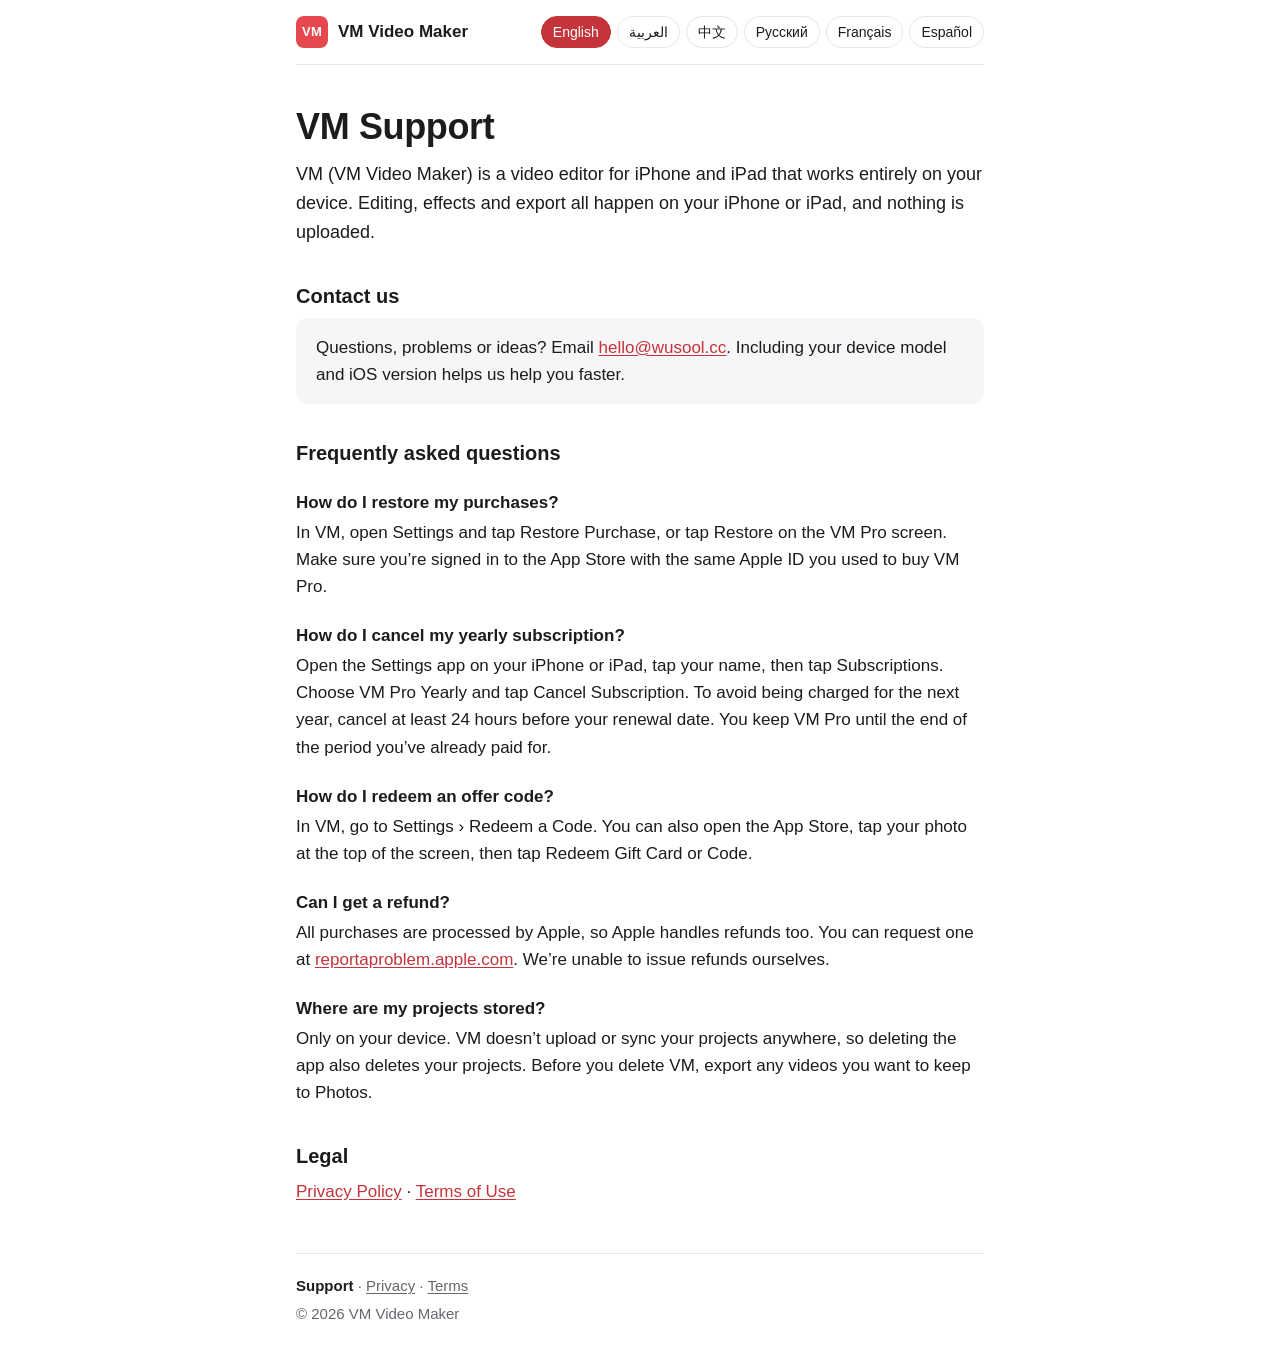
<file: index.html>
<!doctype html>
<html lang="en" dir="ltr">
<head>
<meta charset="utf-8">
<meta name="viewport" content="width=device-width, initial-scale=1">
<meta name="color-scheme" content="light dark">
<title>VM Support</title>
<meta name="description" content="Support for VM (VM Video Maker), the on-device video editor for iPhone and iPad.">
<link rel="icon" href="data:image/svg+xml,%3Csvg xmlns='http://www.w3.org/2000/svg' viewBox='0 0 32 32'%3E%3Crect width='32' height='32' rx='8' fill='%23E5484D'/%3E%3C/svg%3E">
<link rel="stylesheet" href="style.css">
</head>
<body>
<div class="wrap">
<header class="top">
  <a class="brand" href="./"><span class="mark" aria-hidden="true">VM</span><span>VM Video Maker</span></a>
  <nav class="langs" aria-label="Language" hidden>
    <button type="button" data-set-lang="en" lang="en" aria-pressed="true">English</button>
    <button type="button" data-set-lang="ar" lang="ar" aria-pressed="false">العربية</button>
    <button type="button" data-set-lang="zh" lang="zh-Hans" aria-pressed="false">中文</button>
    <button type="button" data-set-lang="ru" lang="ru" aria-pressed="false">Русский</button>
    <button type="button" data-set-lang="fr" lang="fr" aria-pressed="false">Français</button>
    <button type="button" data-set-lang="es" lang="es" aria-pressed="false">Español</button>
  </nav>
</header>

<main>

<!-- English -->
<article data-lang="en" lang="en" data-title="VM Support">
  <h1>VM Support</h1>
  <p class="lead">VM (VM Video Maker) is a video editor for iPhone and iPad that works entirely on your device. Editing, effects and export all happen on your iPhone or iPad, and nothing is uploaded.</p>

  <h2>Contact us</h2>
  <div class="card">
    <p>Questions, problems or ideas? Email <a href="mailto:hello@wusool.cc">hello@wusool.cc</a>. Including your device model and iOS version helps us help you faster.</p>
  </div>

  <h2>Frequently asked questions</h2>

  <h3>How do I restore my purchases?</h3>
  <p>In VM, open Settings and tap Restore Purchase, or tap Restore on the VM Pro screen. Make sure you’re signed in to the App Store with the same Apple ID you used to buy VM Pro.</p>

  <h3>How do I cancel my yearly subscription?</h3>
  <p>Open the Settings app on your iPhone or iPad, tap your name, then tap Subscriptions. Choose VM Pro Yearly and tap Cancel Subscription. To avoid being charged for the next year, cancel at least 24 hours before your renewal date. You keep VM Pro until the end of the period you’ve already paid for.</p>

  <h3>How do I redeem an offer code?</h3>
  <p>In VM, go to Settings › Redeem a Code. You can also open the App Store, tap your photo at the top of the screen, then tap Redeem Gift Card or Code.</p>

  <h3>Can I get a refund?</h3>
  <p>All purchases are processed by Apple, so Apple handles refunds too. You can request one at <a href="https://reportaproblem.apple.com/">reportaproblem.apple.com</a>. We’re unable to issue refunds ourselves.</p>

  <h3>Where are my projects stored?</h3>
  <p>Only on your device. VM doesn’t upload or sync your projects anywhere, so deleting the app also deletes your projects. Before you delete VM, export any videos you want to keep to Photos.</p>

  <h2>Legal</h2>
  <p><a href="privacy.html">Privacy Policy</a> · <a href="terms.html">Terms of Use</a></p>

  <footer>
    <nav><a href="./" aria-current="page">Support</a> · <a href="privacy.html">Privacy</a> · <a href="terms.html">Terms</a></nav>
    <p>© 2026 VM Video Maker</p>
  </footer>
</article>

<!-- Arabic -->
<article data-lang="ar" lang="ar" dir="rtl" data-title="دعم VM" hidden>
  <h1>دعم VM</h1>
  <p class="lead">VM (واسمه الكامل VM Video Maker) محرّر فيديو لأجهزة iPhone وiPad يعمل بالكامل على جهازك. التعديل والمؤثرات والتصدير كلها تتم على جهازك، دون رفع أي شيء.</p>

  <h2>تواصل معنا</h2>
  <div class="card">
    <p>عندك سؤال أو مشكلة أو فكرة؟ راسلنا على <a href="mailto:hello@wusool.cc" dir="ltr">hello@wusool.cc</a>. ذِكر طراز جهازك وإصدار iOS يساعدنا على مساعدتك بشكل أسرع.</p>
  </div>

  <h2>الأسئلة الشائعة</h2>

  <h3>كيف أستعيد مشترياتي؟</h3>
  <p>في VM، افتح الإعدادات واضغط «استعادة الشراء»، أو استخدم زر الاستعادة في شاشة VM Pro. تأكّد أنك مسجّل الدخول في App Store بنفس Apple ID الذي اشتريت به VM Pro.</p>

  <h3>كيف ألغي الاشتراك السنوي؟</h3>
  <p>افتح تطبيق الإعدادات في iPhone أو iPad، واضغط على اسمك، ثم «الاشتراكات». اختر VM Pro Yearly واضغط «إلغاء الاشتراك». لتجنّب الخصم عن السنة التالية، ألغِ الاشتراك قبل موعد التجديد بـ 24 ساعة على الأقل. يبقى VM Pro متاحاً لك حتى نهاية المدة التي دفعت ثمنها.</p>

  <h3>كيف أستخدم رمز عرض؟</h3>
  <p>في VM، اذهب إلى الإعدادات › «استرداد رمز». ويمكنك أيضاً فتح App Store، والضغط على صورتك أعلى الشاشة، ثم «استرداد بطاقة هدايا أو رمز».</p>

  <h3>هل يمكنني استرجاع المبلغ؟</h3>
  <p>تتم جميع عمليات الشراء عبر Apple، لذا تتولى Apple طلبات الاسترجاع أيضاً. يمكنك تقديم طلب من <a href="https://reportaproblem.apple.com/" dir="ltr">reportaproblem.apple.com</a>. لا نستطيع إصدار استرجاع بأنفسنا.</p>

  <h3>أين تُحفظ مشاريعي؟</h3>
  <p>على جهازك فقط. لا يرفع VM مشاريعك ولا يزامنها مع أي مكان، لذلك يؤدي حذف التطبيق إلى حذف مشاريعك أيضاً. قبل حذف VM، صدّر الفيديوهات التي تريد الاحتفاظ بها إلى تطبيق الصور.</p>

  <h2>معلومات قانونية</h2>
  <p><a href="privacy.html">سياسة الخصوصية</a> · <a href="terms.html">شروط الاستخدام</a></p>

  <footer>
    <nav><a href="./" aria-current="page">الدعم</a> · <a href="privacy.html">الخصوصية</a> · <a href="terms.html">الشروط</a></nav>
    <p>© 2026 VM Video Maker</p>
  </footer>
</article>

<!-- Simplified Chinese -->
<article data-lang="zh" lang="zh-Hans" data-title="VM 支持" hidden>
  <h1>VM 支持</h1>
  <p class="lead">VM（全称 VM Video Maker）是一款适用于 iPhone 和 iPad 的视频编辑 App，完全在你的设备上运行。剪辑、特效和导出都在你的 iPhone 或 iPad 上完成，不会上传任何内容。</p>

  <h2>联系我们</h2>
  <div class="card">
    <p>有疑问、遇到问题或有好点子？请发邮件至 <a href="mailto:hello@wusool.cc">hello@wusool.cc</a>。附上你的设备型号和 iOS 版本，有助于我们更快地帮你解决问题。</p>
  </div>

  <h2>常见问题</h2>

  <h3>如何恢复购买？</h3>
  <p>在 VM 中打开“设置”，点按“恢复购买”；也可以在 VM Pro 页面点按“恢复”。请确认 App Store 登录的是你购买 VM Pro 时使用的 Apple ID。</p>

  <h3>如何取消年度订阅？</h3>
  <p>在 iPhone 或 iPad 上打开“设置”App，点按你的名字，然后点按“订阅”。选择 VM Pro Yearly，再点按“取消订阅”。为避免被收取下一年的费用，请至少在续订日期前 24 小时取消。取消后，你仍可使用 VM Pro，直到已付费的期限结束。</p>

  <h3>如何兑换优惠码？</h3>
  <p>在 VM 中前往“设置” › “兑换代码”。也可以打开 App Store，点按屏幕顶部你的头像，然后点按“兑换充值卡或代码”。</p>

  <h3>可以退款吗？</h3>
  <p>所有购买均由 Apple 处理，因此退款也由 Apple 负责。你可以在 <a href="https://reportaproblem.apple.com/">reportaproblem.apple.com</a> 申请退款。我们无法直接为你办理退款。</p>

  <h3>我的项目保存在哪里？</h3>
  <p>只保存在你的设备上。VM 不会将你的项目上传或同步到任何地方，因此删除 App 也会同时删除你的项目。删除 VM 之前，请先把想保留的视频导出到“照片”。</p>

  <h2>法律信息</h2>
  <p><a href="privacy.html">隐私政策</a> · <a href="terms.html">使用条款</a></p>

  <footer>
    <nav><a href="./" aria-current="page">支持</a> · <a href="privacy.html">隐私</a> · <a href="terms.html">条款</a></nav>
    <p>© 2026 VM Video Maker</p>
  </footer>
</article>

<!-- Russian -->
<article data-lang="ru" lang="ru" data-title="Поддержка VM" hidden>
  <h1>Поддержка VM</h1>
  <p class="lead">VM (полное название — VM Video Maker) — видеоредактор для iPhone и iPad, который работает полностью на устройстве. Монтаж, эффекты и экспорт выполняются на вашем iPhone или iPad, и ничего никуда не загружается.</p>

  <h2>Связаться с нами</h2>
  <div class="card">
    <p>Есть вопрос, проблема или идея? Напишите нам на <a href="mailto:hello@wusool.cc">hello@wusool.cc</a>. Укажите модель устройства и версию iOS — так мы сможем помочь быстрее.</p>
  </div>

  <h2>Частые вопросы</h2>

  <h3>Как восстановить покупки?</h3>
  <p>В VM откройте «Настройки» и нажмите «Восстановить покупки» или воспользуйтесь кнопкой восстановления на экране VM Pro. Убедитесь, что вы вошли в App Store с тем же Apple ID, с которым покупали VM Pro.</p>

  <h3>Как отменить годовую подписку?</h3>
  <p>Откройте приложение «Настройки» на iPhone или iPad, нажмите на своё имя, затем «Подписки». Выберите VM Pro Yearly и нажмите «Отменить подписку». Чтобы с вас не списали плату за следующий год, отмените подписку не позднее чем за 24 часа до даты продления. VM Pro останется доступен до конца уже оплаченного периода.</p>

  <h3>Как активировать промокод?</h3>
  <p>В VM перейдите в «Настройки» › «Активировать код». Или откройте App Store, нажмите на свою фотографию вверху экрана и выберите «Погасить подарочную карту или код».</p>

  <h3>Можно ли вернуть деньги?</h3>
  <p>Все покупки обрабатывает Apple, поэтому возвратом средств тоже занимается Apple. Запросить возврат можно на сайте <a href="https://reportaproblem.apple.com/">reportaproblem.apple.com</a>. Сами мы оформить возврат не можем.</p>

  <h3>Где хранятся мои проекты?</h3>
  <p>Только на вашем устройстве. VM никуда не загружает и не синхронизирует проекты, поэтому при удалении приложения удаляются и они. Перед удалением VM экспортируйте в «Фото» видео, которые хотите сохранить.</p>

  <h2>Правовая информация</h2>
  <p><a href="privacy.html">Политика конфиденциальности</a> · <a href="terms.html">Условия использования</a></p>

  <footer>
    <nav><a href="./" aria-current="page">Поддержка</a> · <a href="privacy.html">Конфиденциальность</a> · <a href="terms.html">Условия</a></nav>
    <p>© 2026 VM Video Maker</p>
  </footer>
</article>

<!-- French -->
<article data-lang="fr" lang="fr" data-title="Assistance VM" hidden>
  <h1>Assistance VM</h1>
  <p class="lead">VM (de son nom complet VM Video Maker) est un éditeur vidéo pour iPhone et iPad qui fonctionne entièrement sur votre appareil. Montage, effets et export&nbsp;: tout se passe sur votre iPhone ou iPad, et rien n’est envoyé en ligne.</p>

  <h2>Nous contacter</h2>
  <div class="card">
    <p>Une question, un problème ou une idée&nbsp;? Écrivez-nous à <a href="mailto:hello@wusool.cc">hello@wusool.cc</a>. Indiquez le modèle de votre appareil et votre version d’iOS&nbsp;: cela nous aide à vous répondre plus vite.</p>
  </div>

  <h2>Questions fréquentes</h2>

  <h3>Comment restaurer mes achats&nbsp;?</h3>
  <p>Dans VM, ouvrez Réglages et touchez «&nbsp;Restaurer les achats&nbsp;», ou touchez «&nbsp;Restaurer&nbsp;» sur l’écran VM Pro. Vérifiez que vous êtes connecté à l’App Store avec le même identifiant Apple que celui utilisé pour acheter VM Pro.</p>

  <h3>Comment résilier mon abonnement annuel&nbsp;?</h3>
  <p>Ouvrez l’app Réglages sur votre iPhone ou iPad, touchez votre nom, puis Abonnements. Choisissez VM Pro Yearly et touchez «&nbsp;Annuler l’abonnement&nbsp;». Pour ne pas être facturé pour l’année suivante, résiliez au moins 24&nbsp;heures avant la date de renouvellement. Vous gardez VM Pro jusqu’à la fin de la période déjà payée.</p>

  <h3>Comment utiliser un code promotionnel&nbsp;?</h3>
  <p>Dans VM, allez dans Réglages › «&nbsp;Utiliser un code&nbsp;». Vous pouvez aussi ouvrir l’App Store, toucher votre photo en haut de l’écran, puis «&nbsp;Utiliser une carte cadeau ou un code&nbsp;».</p>

  <h3>Puis-je être remboursé&nbsp;?</h3>
  <p>Tous les achats sont traités par Apple, qui gère donc aussi les remboursements. Vous pouvez en faire la demande sur <a href="https://reportaproblem.apple.com/">reportaproblem.apple.com</a>. Nous ne pouvons pas effectuer de remboursement nous-mêmes.</p>

  <h3>Où sont enregistrés mes projets&nbsp;?</h3>
  <p>Uniquement sur votre appareil. VM n’envoie ni ne synchronise vos projets nulle part&nbsp;: supprimer l’app supprime donc aussi vos projets. Avant de supprimer VM, exportez dans Photos les vidéos que vous souhaitez garder.</p>

  <h2>Informations légales</h2>
  <p><a href="privacy.html">Politique de confidentialité</a> · <a href="terms.html">Conditions d’utilisation</a></p>

  <footer>
    <nav><a href="./" aria-current="page">Assistance</a> · <a href="privacy.html">Confidentialité</a> · <a href="terms.html">Conditions</a></nav>
    <p>© 2026 VM Video Maker</p>
  </footer>
</article>

<!-- Spanish -->
<article data-lang="es" lang="es" data-title="Soporte de VM" hidden>
  <h1>Soporte de VM</h1>
  <p class="lead">VM (nombre completo: VM Video Maker) es un editor de video para iPhone y iPad que funciona por completo en tu dispositivo. La edición, los efectos y la exportación se hacen en tu iPhone o iPad, y no se sube nada.</p>

  <h2>Contacto</h2>
  <div class="card">
    <p>¿Tienes una pregunta, un problema o una idea? Escríbenos a <a href="mailto:hello@wusool.cc">hello@wusool.cc</a>. Si nos indicas el modelo de tu dispositivo y tu versión de iOS, podremos ayudarte más rápido.</p>
  </div>

  <h2>Preguntas frecuentes</h2>

  <h3>¿Cómo restauro mis compras?</h3>
  <p>En VM, abre Ajustes y toca «Restaurar compras», o toca «Restaurar» en la pantalla de VM Pro. Asegúrate de haber iniciado sesión en el App Store con el mismo ID de Apple que usaste para comprar VM Pro.</p>

  <h3>¿Cómo cancelo la suscripción anual?</h3>
  <p>Abre la app Ajustes en tu iPhone o iPad, toca tu nombre y luego Suscripciones. Elige VM Pro Yearly y toca «Cancelar suscripción». Para que no se te cobre el año siguiente, cancela al menos 24 horas antes de la fecha de renovación. Seguirás teniendo VM Pro hasta que termine el periodo que ya pagaste.</p>

  <h3>¿Cómo canjeo un código de oferta?</h3>
  <p>En VM, ve a Ajustes › «Canjear código». También puedes abrir el App Store, tocar tu foto en la parte superior de la pantalla y luego «Canjear tarjeta regalo o código».</p>

  <h3>¿Puedo pedir un reembolso?</h3>
  <p>Todas las compras las procesa Apple, así que los reembolsos también los gestiona Apple. Puedes solicitarlo en <a href="https://reportaproblem.apple.com/">reportaproblem.apple.com</a>. Nosotros no podemos emitir reembolsos directamente.</p>

  <h3>¿Dónde se guardan mis proyectos?</h3>
  <p>Solo en tu dispositivo. VM no sube ni sincroniza tus proyectos con ningún sitio, así que al eliminar la app también se eliminan tus proyectos. Antes de eliminar VM, exporta a Fotos los videos que quieras conservar.</p>

  <h2>Información legal</h2>
  <p><a href="privacy.html">Política de privacidad</a> · <a href="terms.html">Términos de uso</a></p>

  <footer>
    <nav><a href="./" aria-current="page">Soporte</a> · <a href="privacy.html">Privacidad</a> · <a href="terms.html">Términos</a></nav>
    <p>© 2026 VM Video Maker</p>
  </footer>
</article>

</main>
</div>
<script src="lang.js"></script>
</body>
</html>
</file>
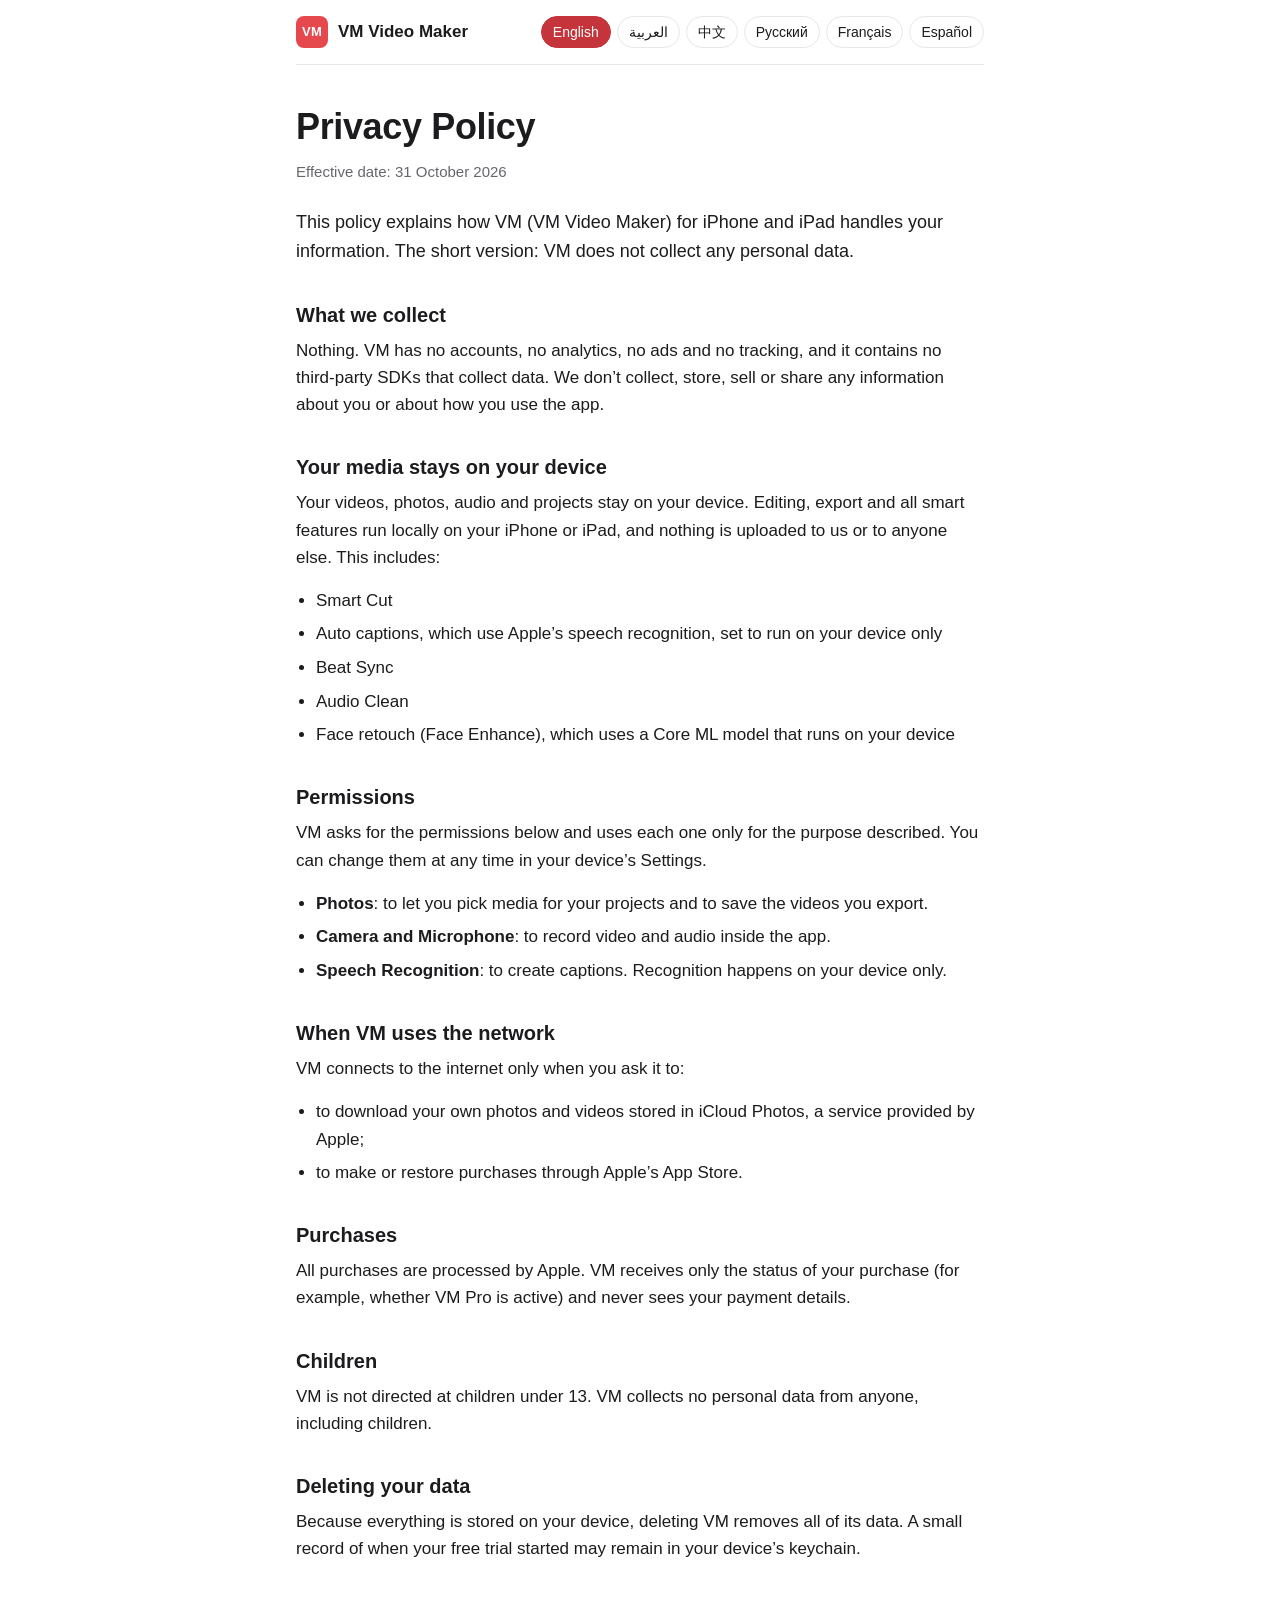
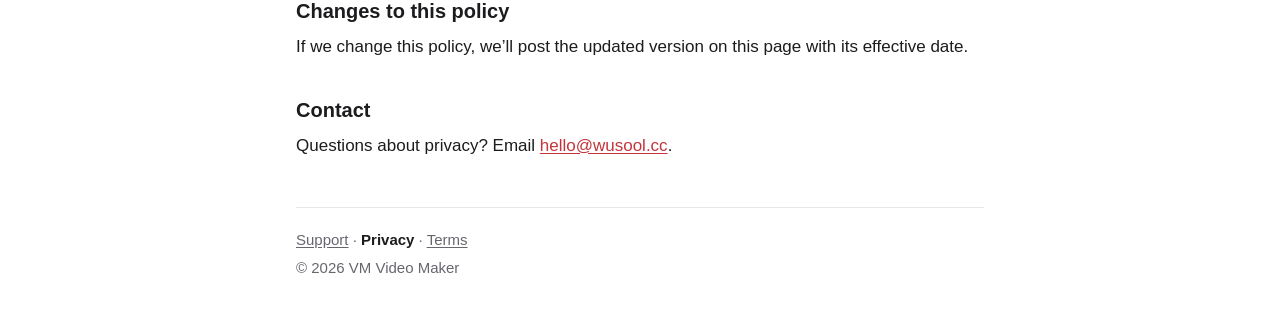
<file: privacy.html>
<!doctype html>
<html lang="en" dir="ltr">
<head>
<meta charset="utf-8">
<meta name="viewport" content="width=device-width, initial-scale=1">
<meta name="color-scheme" content="light dark">
<title>Privacy Policy · VM</title>
<meta name="description" content="Privacy Policy for VM (VM Video Maker). VM collects no personal data.">
<link rel="icon" href="data:image/svg+xml,%3Csvg xmlns='http://www.w3.org/2000/svg' viewBox='0 0 32 32'%3E%3Crect width='32' height='32' rx='8' fill='%23E5484D'/%3E%3C/svg%3E">
<link rel="stylesheet" href="style.css">
</head>
<body>
<div class="wrap">
<header class="top">
  <a class="brand" href="./"><span class="mark" aria-hidden="true">VM</span><span>VM Video Maker</span></a>
  <nav class="langs" aria-label="Language" hidden>
    <button type="button" data-set-lang="en" lang="en" aria-pressed="true">English</button>
    <button type="button" data-set-lang="ar" lang="ar" aria-pressed="false">العربية</button>
    <button type="button" data-set-lang="zh" lang="zh-Hans" aria-pressed="false">中文</button>
    <button type="button" data-set-lang="ru" lang="ru" aria-pressed="false">Русский</button>
    <button type="button" data-set-lang="fr" lang="fr" aria-pressed="false">Français</button>
    <button type="button" data-set-lang="es" lang="es" aria-pressed="false">Español</button>
  </nav>
</header>

<main>

<!-- English -->
<article data-lang="en" lang="en" data-title="Privacy Policy · VM">
  <h1>Privacy Policy</h1>
  <p class="meta">Effective date: 31 October 2026</p>
  <p class="lead">This policy explains how VM (VM Video Maker) for iPhone and iPad handles your information. The short version: VM does not collect any personal data.</p>

  <h2>What we collect</h2>
  <p>Nothing. VM has no accounts, no analytics, no ads and no tracking, and it contains no third-party SDKs that collect data. We don’t collect, store, sell or share any information about you or about how you use the app.</p>

  <h2>Your media stays on your device</h2>
  <p>Your videos, photos, audio and projects stay on your device. Editing, export and all smart features run locally on your iPhone or iPad, and nothing is uploaded to us or to anyone else. This includes:</p>
  <ul>
    <li>Smart Cut</li>
    <li>Auto captions, which use Apple’s speech recognition, set to run on your device only</li>
    <li>Beat Sync</li>
    <li>Audio Clean</li>
    <li>Face retouch (Face Enhance), which uses a Core ML model that runs on your device</li>
  </ul>

  <h2>Permissions</h2>
  <p>VM asks for the permissions below and uses each one only for the purpose described. You can change them at any time in your device’s Settings.</p>
  <ul>
    <li><strong>Photos</strong>: to let you pick media for your projects and to save the videos you export.</li>
    <li><strong>Camera and Microphone</strong>: to record video and audio inside the app.</li>
    <li><strong>Speech Recognition</strong>: to create captions. Recognition happens on your device only.</li>
  </ul>

  <h2>When VM uses the network</h2>
  <p>VM connects to the internet only when you ask it to:</p>
  <ul>
    <li>to download your own photos and videos stored in iCloud Photos, a service provided by Apple;</li>
    <li>to make or restore purchases through Apple’s App Store.</li>
  </ul>

  <h2>Purchases</h2>
  <p>All purchases are processed by Apple. VM receives only the status of your purchase (for example, whether VM Pro is active) and never sees your payment details.</p>

  <h2>Children</h2>
  <p>VM is not directed at children under 13. VM collects no personal data from anyone, including children.</p>

  <h2>Deleting your data</h2>
  <p>Because everything is stored on your device, deleting VM removes all of its data. A small record of when your free trial started may remain in your device’s keychain.</p>

  <h2>Changes to this policy</h2>
  <p>If we change this policy, we’ll post the updated version on this page with its effective date.</p>

  <h2>Contact</h2>
  <p>Questions about privacy? Email <a href="mailto:hello@wusool.cc">hello@wusool.cc</a>.</p>

  <footer>
    <nav><a href="./">Support</a> · <a href="privacy.html" aria-current="page">Privacy</a> · <a href="terms.html">Terms</a></nav>
    <p>© 2026 VM Video Maker</p>
  </footer>
</article>

<!-- Arabic -->
<article data-lang="ar" lang="ar" dir="rtl" data-title="سياسة الخصوصية · VM" hidden>
  <h1>سياسة الخصوصية</h1>
  <p class="meta">تاريخ السريان: 31 أكتوبر 2026</p>
  <p class="lead">توضّح هذه السياسة كيف يتعامل تطبيق VM ‏(VM Video Maker) على iPhone وiPad مع معلوماتك. باختصار: لا يجمع VM أي بيانات شخصية.</p>

  <h2>ما الذي نجمعه</h2>
  <p>لا شيء. لا يحتوي VM على حسابات ولا أدوات تحليل ولا إعلانات ولا تتبّع، ولا يتضمن أي حزم برمجية (SDK) من أطراف ثالثة تجمع البيانات. لا نجمع أي معلومات عنك أو عن طريقة استخدامك للتطبيق، ولا نخزّنها ولا نبيعها ولا نشاركها.</p>

  <h2>وسائطك تبقى على جهازك</h2>
  <p>تبقى فيديوهاتك وصورك وملفاتك الصوتية ومشاريعك على جهازك. يتم التعديل والتصدير وجميع الميزات الذكية محلياً على iPhone أو iPad، ولا يُرفع أي شيء إلينا أو إلى أي جهة أخرى. ويشمل ذلك:</p>
  <ul>
    <li>القص الذكي</li>
    <li>الترجمة النصية التلقائية، وتعتمد على ميزة التعرّف على الكلام من Apple بعد ضبطها لتعمل على جهازك فقط</li>
    <li>مزامنة الإيقاع</li>
    <li>تنقية الصوت</li>
    <li>تحسين الوجه (Face Enhance)، ويستخدم نموذج Core ML يعمل على جهازك</li>
  </ul>

  <h2>الأذونات</h2>
  <p>يطلب VM الأذونات التالية، ويستخدم كلاً منها للغرض الموضّح فقط. يمكنك تغييرها في أي وقت من إعدادات جهازك.</p>
  <ul>
    <li><strong>الصور</strong>: لاختيار الوسائط لمشاريعك، وحفظ الفيديوهات التي تصدّرها.</li>
    <li><strong>الكاميرا والميكروفون</strong>: للتصوير وتسجيل الصوت داخل التطبيق.</li>
    <li><strong>التعرّف على الكلام</strong>: لإنشاء الترجمة النصية، ويتم التعرّف على جهازك فقط.</li>
  </ul>

  <h2>متى يستخدم VM الإنترنت</h2>
  <p>لا يتصل VM بالإنترنت إلا عندما تطلب ذلك:</p>
  <ul>
    <li>لتنزيل صورك وفيديوهاتك المحفوظة في صور iCloud، وهي خدمة تقدّمها Apple؛</li>
    <li>لإجراء عمليات الشراء أو استعادتها عبر App Store من Apple.</li>
  </ul>

  <h2>عمليات الشراء</h2>
  <p>تعالج Apple جميع عمليات الشراء. لا يتلقى VM سوى حالة الشراء (مثلاً: هل VM Pro مفعّل)، ولا يطّلع أبداً على بيانات الدفع الخاصة بك.</p>

  <h2>الأطفال</h2>
  <p>VM غير موجّه للأطفال دون سن 13 عاماً، ولا يجمع أي بيانات شخصية من أي شخص، بمن فيهم الأطفال.</p>

  <h2>حذف بياناتك</h2>
  <p>بما أن كل شيء محفوظ على جهازك، فإن حذف VM يزيل جميع بياناته. قد يبقى في سلسلة مفاتيح الجهاز (Keychain) سجلّ صغير بتاريخ بدء التجربة المجانية.</p>

  <h2>التغييرات على هذه السياسة</h2>
  <p>إذا غيّرنا هذه السياسة، سننشر النسخة المحدّثة في هذه الصفحة مع تاريخ سريانها.</p>

  <h2>تواصل معنا</h2>
  <p>لأي سؤال عن الخصوصية، راسلنا على <a href="mailto:hello@wusool.cc" dir="ltr">hello@wusool.cc</a>.</p>

  <footer>
    <nav><a href="./">الدعم</a> · <a href="privacy.html" aria-current="page">الخصوصية</a> · <a href="terms.html">الشروط</a></nav>
    <p>© 2026 VM Video Maker</p>
  </footer>
</article>

<!-- Simplified Chinese -->
<article data-lang="zh" lang="zh-Hans" data-title="隐私政策 · VM" hidden>
  <h1>隐私政策</h1>
  <p class="meta">生效日期：2026 年 10 月 31 日</p>
  <p class="lead">本政策说明 iPhone 和 iPad 版 VM（VM Video Maker）如何处理你的信息。简而言之：VM 不收集任何个人数据。</p>

  <h2>我们收集哪些信息</h2>
  <p>不收集任何信息。VM 没有账户系统，没有分析统计，没有广告，也不进行任何跟踪，并且未集成任何会收集数据的第三方 SDK。我们不会收集、存储、出售或分享任何关于你或你使用本 App 情况的信息。</p>

  <h2>你的媒体只保存在设备上</h2>
  <p>你的视频、照片、音频和项目都保存在你的设备上。剪辑、导出以及所有智能功能都在你的 iPhone 或 iPad 本地运行，不会向我们或任何其他方上传任何内容。包括：</p>
  <ul>
    <li>智能剪辑</li>
    <li>自动字幕：使用 Apple 的语音识别，并设定为仅在你的设备上运行</li>
    <li>节拍同步</li>
    <li>音频降噪</li>
    <li>面部美化（Face Enhance）：使用在你设备上运行的 Core ML 模型</li>
  </ul>

  <h2>权限</h2>
  <p>VM 会请求以下权限，并且每项权限仅用于所述用途。你可以随时在设备的“设置”中更改这些权限。</p>
  <ul>
    <li><strong>照片</strong>：用于选择项目所需的媒体，以及保存你导出的视频。</li>
    <li><strong>相机和麦克风</strong>：用于在 App 内录制视频和音频。</li>
    <li><strong>语音识别</strong>：用于生成字幕。识别仅在你的设备上进行。</li>
  </ul>

  <h2>VM 何时使用网络</h2>
  <p>只有在你主动操作时，VM 才会联网：</p>
  <ul>
    <li>下载你存储在“iCloud 照片”中的照片和视频（该服务由 Apple 提供）；</li>
    <li>通过 Apple 的 App Store 购买或恢复购买。</li>
  </ul>

  <h2>购买</h2>
  <p>所有购买均由 Apple 处理。VM 只会获知购买状态（例如 VM Pro 是否已激活），绝不会接触你的付款信息。</p>

  <h2>儿童</h2>
  <p>VM 并非面向 13 岁以下儿童。VM 不会收集任何人（包括儿童）的个人数据。</p>

  <h2>删除数据</h2>
  <p>由于所有内容都保存在你的设备上，删除 VM 即会移除它的全部数据。设备的钥匙串中可能会保留一条记录免费试用开始时间的简短信息。</p>

  <h2>政策变更</h2>
  <p>如果我们修改本政策，会在此页面发布更新后的版本，并注明生效日期。</p>

  <h2>联系我们</h2>
  <p>如对隐私有任何疑问，请发邮件至 <a href="mailto:hello@wusool.cc">hello@wusool.cc</a>。</p>

  <footer>
    <nav><a href="./">支持</a> · <a href="privacy.html" aria-current="page">隐私</a> · <a href="terms.html">条款</a></nav>
    <p>© 2026 VM Video Maker</p>
  </footer>
</article>

<!-- Russian -->
<article data-lang="ru" lang="ru" data-title="Политика конфиденциальности · VM" hidden>
  <h1>Политика конфиденциальности</h1>
  <p class="meta">Дата вступления в силу: 31 октября 2026 г.</p>
  <p class="lead">В этой политике описано, как VM (VM Video Maker) для iPhone и iPad обращается с вашей информацией. Коротко: VM не собирает никаких персональных данных.</p>

  <h2>Какие данные мы собираем</h2>
  <p>Никаких. В VM нет учётных записей, аналитики, рекламы и отслеживания, а также сторонних SDK, которые собирают данные. Мы не собираем, не храним, не продаём и никому не передаём информацию о вас или о том, как вы пользуетесь приложением.</p>

  <h2>Ваши медиафайлы остаются на устройстве</h2>
  <p>Видео, фото, аудио и проекты хранятся на вашем устройстве. Монтаж, экспорт и все умные функции работают локально на iPhone или iPad — ничего не отправляется ни нам, ни кому-либо ещё. Это относится и к следующим функциям:</p>
  <ul>
    <li>Умная нарезка</li>
    <li>Автоматические субтитры — используют распознавание речи Apple, принудительно работающее только на устройстве</li>
    <li>Синхронизация с битом</li>
    <li>Очистка звука</li>
    <li>Ретушь лица (Face Enhance) — использует модель Core ML, работающую на устройстве</li>
  </ul>

  <h2>Разрешения</h2>
  <p>VM запрашивает перечисленные ниже разрешения и использует каждое только для указанной цели. Изменить их можно в любой момент в настройках устройства.</p>
  <ul>
    <li><strong>Фото</strong> — чтобы выбирать медиафайлы для проектов и сохранять экспортированные видео.</li>
    <li><strong>Камера и микрофон</strong> — чтобы снимать видео и записывать звук прямо в приложении.</li>
    <li><strong>Распознавание речи</strong> — чтобы создавать субтитры. Распознавание выполняется только на устройстве.</li>
  </ul>

  <h2>Когда VM использует сеть</h2>
  <p>VM подключается к интернету только по вашему запросу:</p>
  <ul>
    <li>чтобы загрузить ваши собственные фото и видео из «Фото iCloud» — сервиса Apple;</li>
    <li>чтобы совершить или восстановить покупку через App Store от Apple.</li>
  </ul>

  <h2>Покупки</h2>
  <p>Все покупки обрабатывает Apple. VM получает только статус покупки (например, активен ли VM Pro) и никогда не видит ваши платёжные данные.</p>

  <h2>Дети</h2>
  <p>VM не предназначено для детей младше 13 лет. VM ни у кого не собирает персональные данные, в том числе у детей.</p>

  <h2>Удаление данных</h2>
  <p>Поскольку всё хранится на вашем устройстве, при удалении VM удаляются и все его данные. В связке ключей устройства может остаться небольшая запись о дате начала бесплатного пробного периода.</p>

  <h2>Изменения политики</h2>
  <p>Если мы изменим эту политику, обновлённая редакция будет опубликована на этой странице с указанием даты вступления в силу.</p>

  <h2>Контакты</h2>
  <p>Вопросы о конфиденциальности? Напишите на <a href="mailto:hello@wusool.cc">hello@wusool.cc</a>.</p>

  <footer>
    <nav><a href="./">Поддержка</a> · <a href="privacy.html" aria-current="page">Конфиденциальность</a> · <a href="terms.html">Условия</a></nav>
    <p>© 2026 VM Video Maker</p>
  </footer>
</article>

<!-- French -->
<article data-lang="fr" lang="fr" data-title="Politique de confidentialité · VM" hidden>
  <h1>Politique de confidentialité</h1>
  <p class="meta">Date d’entrée en vigueur&nbsp;: 31&nbsp;octobre&nbsp;2026</p>
  <p class="lead">Cette politique explique comment VM (VM Video Maker) pour iPhone et iPad traite vos informations. En bref&nbsp;: VM ne collecte aucune donnée personnelle.</p>

  <h2>Les données que nous collectons</h2>
  <p>Aucune. VM n’a ni compte, ni outil d’analyse, ni publicité, ni pistage, et n’intègre aucun SDK tiers qui collecte des données. Nous ne collectons, ne conservons, ne vendons et ne partageons aucune information sur vous ou sur votre utilisation de l’app.</p>

  <h2>Vos médias restent sur votre appareil</h2>
  <p>Vos vidéos, photos, sons et projets restent sur votre appareil. Le montage, l’export et toutes les fonctions intelligentes s’exécutent localement sur votre iPhone ou iPad, et rien n’est envoyé, ni à nous ni à qui que ce soit. Cela comprend&nbsp;:</p>
  <ul>
    <li>Coupe smart</li>
    <li>Sous-titres automatiques, qui utilisent la reconnaissance vocale d’Apple, réglée pour fonctionner uniquement sur l’appareil</li>
    <li>Synchro au rythme</li>
    <li>Nettoyage audio</li>
    <li>Retouche du visage (Face Enhance), qui s’appuie sur un modèle Core ML exécuté sur l’appareil</li>
  </ul>

  <h2>Autorisations</h2>
  <p>VM demande les autorisations ci-dessous et n’utilise chacune d’elles que pour l’usage indiqué. Vous pouvez les modifier à tout moment dans les Réglages de votre appareil.</p>
  <ul>
    <li><strong>Photos</strong>&nbsp;: pour choisir les médias de vos projets et enregistrer les vidéos que vous exportez.</li>
    <li><strong>Appareil photo et micro</strong>&nbsp;: pour filmer et enregistrer du son directement dans l’app.</li>
    <li><strong>Reconnaissance vocale</strong>&nbsp;: pour créer des sous-titres. La reconnaissance se fait uniquement sur votre appareil.</li>
  </ul>

  <h2>Quand VM utilise le réseau</h2>
  <p>VM ne se connecte à Internet que lorsque vous le demandez&nbsp;:</p>
  <ul>
    <li>pour télécharger vos propres photos et vidéos stockées dans Photos iCloud, un service d’Apple&nbsp;;</li>
    <li>pour effectuer ou restaurer des achats via l’App Store d’Apple.</li>
  </ul>

  <h2>Achats</h2>
  <p>Tous les achats sont traités par Apple. VM reçoit uniquement le statut de votre achat (par exemple, si VM Pro est actif) et n’a jamais accès à vos informations de paiement.</p>

  <h2>Enfants</h2>
  <p>VM ne s’adresse pas aux enfants de moins de 13&nbsp;ans. VM ne collecte aucune donnée personnelle auprès de quiconque, enfants compris.</p>

  <h2>Suppression de vos données</h2>
  <p>Comme tout est stocké sur votre appareil, supprimer VM efface toutes ses données. Un petit enregistrement indiquant la date de début de votre essai gratuit peut subsister dans le trousseau de l’appareil.</p>

  <h2>Modifications de cette politique</h2>
  <p>Si nous modifions cette politique, nous publierons la version mise à jour sur cette page, avec sa date d’entrée en vigueur.</p>

  <h2>Contact</h2>
  <p>Une question sur la confidentialité&nbsp;? Écrivez-nous à <a href="mailto:hello@wusool.cc">hello@wusool.cc</a>.</p>

  <footer>
    <nav><a href="./">Assistance</a> · <a href="privacy.html" aria-current="page">Confidentialité</a> · <a href="terms.html">Conditions</a></nav>
    <p>© 2026 VM Video Maker</p>
  </footer>
</article>

<!-- Spanish -->
<article data-lang="es" lang="es" data-title="Política de privacidad · VM" hidden>
  <h1>Política de privacidad</h1>
  <p class="meta">Fecha de entrada en vigor: 31 de octubre de 2026</p>
  <p class="lead">Esta política explica cómo trata tu información VM (VM Video Maker) para iPhone y iPad. En resumen: VM no recopila ningún dato personal.</p>

  <h2>Qué datos recopilamos</h2>
  <p>Ninguno. VM no tiene cuentas, analíticas, anuncios ni rastreo, y no incluye SDK de terceros que recopilen datos. No recopilamos, almacenamos, vendemos ni compartimos información sobre ti ni sobre cómo usas la app.</p>

  <h2>Tus archivos se quedan en tu dispositivo</h2>
  <p>Tus videos, fotos, audios y proyectos se quedan en tu dispositivo. La edición, la exportación y todas las funciones inteligentes se ejecutan localmente en tu iPhone o iPad, y no se sube nada, ni a nosotros ni a nadie más. Esto incluye:</p>
  <ul>
    <li>Corte smart</li>
    <li>Subtítulos automáticos, que usan el reconocimiento de voz de Apple configurado para funcionar solo en tu dispositivo</li>
    <li>Sincronía con el ritmo</li>
    <li>Limpieza de audio</li>
    <li>Retoque facial (Face Enhance), que usa un modelo de Core ML que se ejecuta en tu dispositivo</li>
  </ul>

  <h2>Permisos</h2>
  <p>VM solicita los permisos siguientes y usa cada uno solo para el fin indicado. Puedes cambiarlos en cualquier momento en los Ajustes de tu dispositivo.</p>
  <ul>
    <li><strong>Fotos</strong>: para elegir archivos para tus proyectos y guardar los videos que exportes.</li>
    <li><strong>Cámara y micrófono</strong>: para grabar video y audio dentro de la app.</li>
    <li><strong>Reconocimiento de voz</strong>: para crear subtítulos. El reconocimiento se realiza solo en tu dispositivo.</li>
  </ul>

  <h2>Cuándo usa VM la red</h2>
  <p>VM solo se conecta a internet cuando tú lo pides:</p>
  <ul>
    <li>para descargar tus propias fotos y videos guardados en Fotos de iCloud, un servicio de Apple;</li>
    <li>para hacer o restaurar compras a través del App Store de Apple.</li>
  </ul>

  <h2>Compras</h2>
  <p>Apple procesa todas las compras. VM solo recibe el estado de tu compra (por ejemplo, si VM Pro está activo) y nunca ve tus datos de pago.</p>

  <h2>Menores</h2>
  <p>VM no está dirigida a menores de 13 años. VM no recopila datos personales de nadie, incluidos los menores.</p>

  <h2>Eliminar tus datos</h2>
  <p>Como todo se guarda en tu dispositivo, al eliminar VM se borran todos sus datos. Es posible que en el llavero del dispositivo quede un pequeño registro de la fecha en que empezó tu prueba gratuita.</p>

  <h2>Cambios en esta política</h2>
  <p>Si cambiamos esta política, publicaremos la versión actualizada en esta página con su fecha de entrada en vigor.</p>

  <h2>Contacto</h2>
  <p>¿Tienes preguntas sobre privacidad? Escríbenos a <a href="mailto:hello@wusool.cc">hello@wusool.cc</a>.</p>

  <footer>
    <nav><a href="./">Soporte</a> · <a href="privacy.html" aria-current="page">Privacidad</a> · <a href="terms.html">Términos</a></nav>
    <p>© 2026 VM Video Maker</p>
  </footer>
</article>

</main>
</div>
<script src="lang.js"></script>
</body>
</html>
</file>
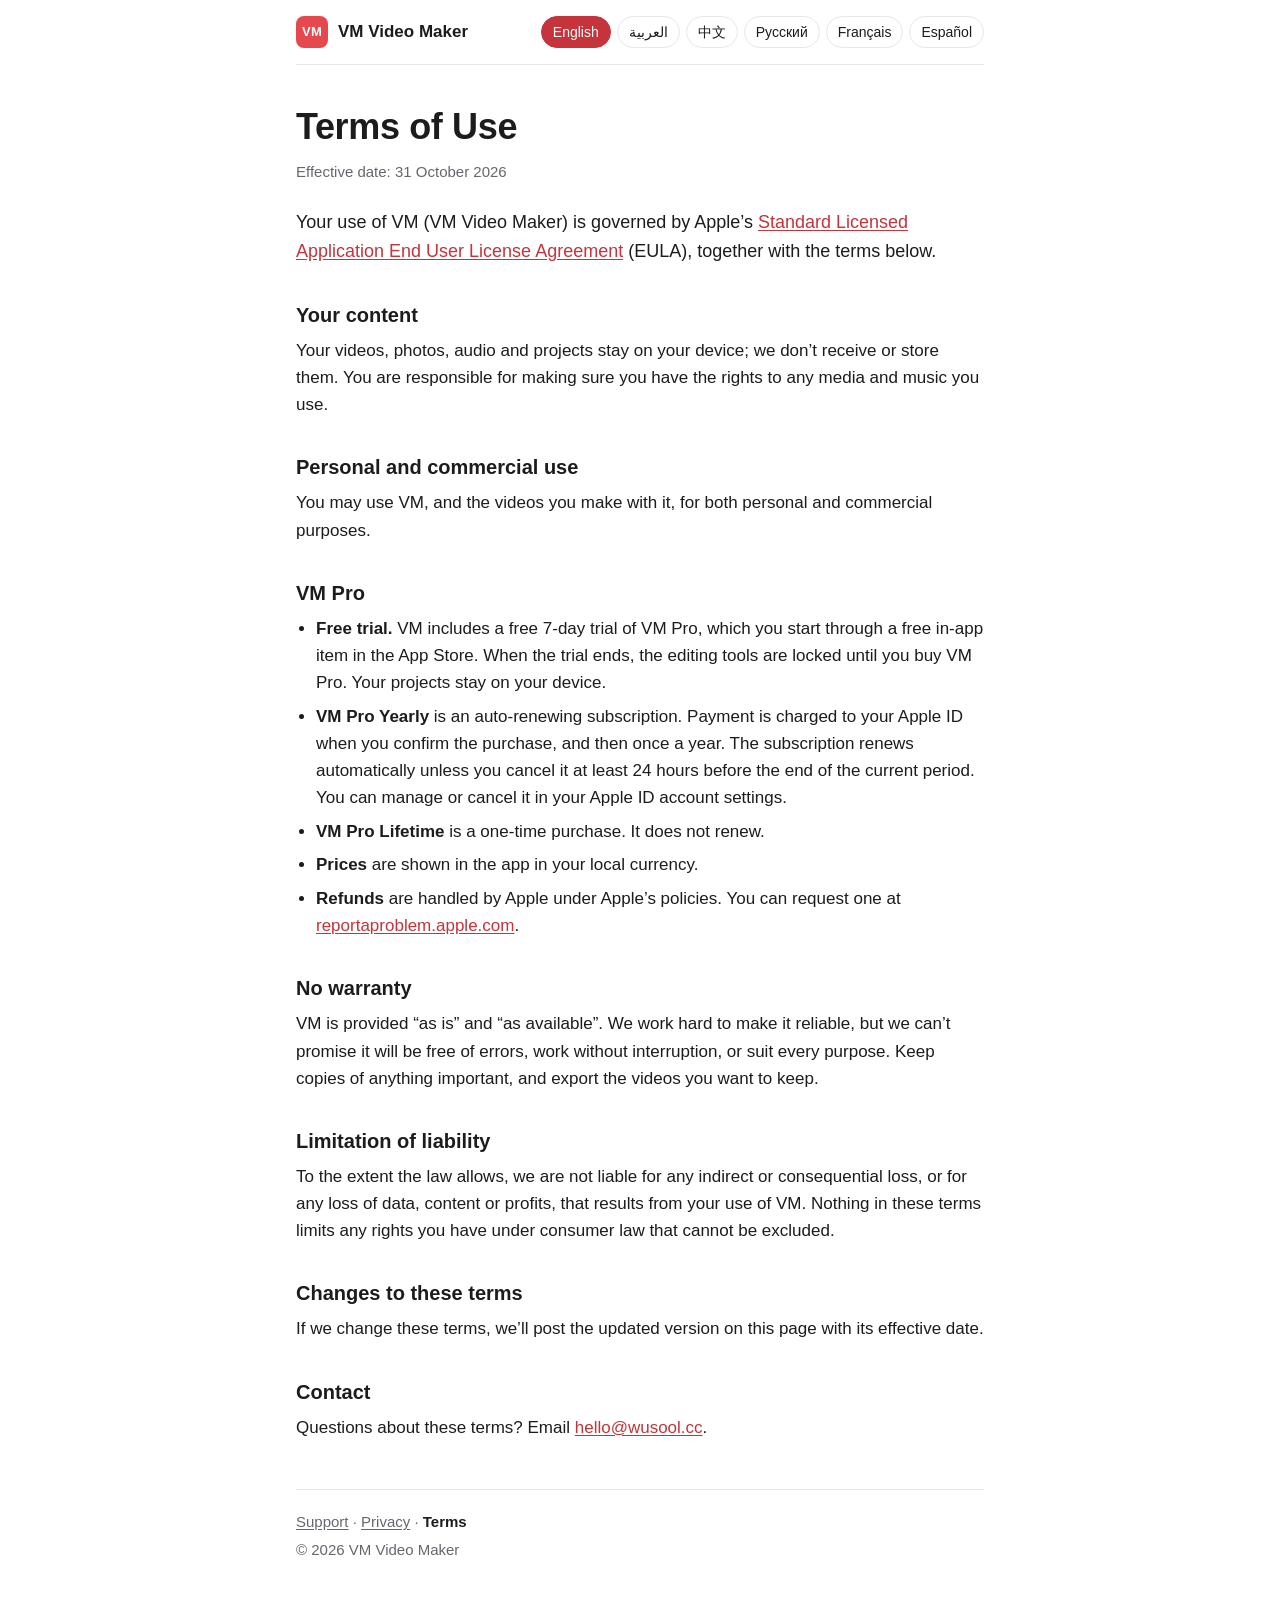
<file: terms.html>
<!doctype html>
<html lang="en" dir="ltr">
<head>
<meta charset="utf-8">
<meta name="viewport" content="width=device-width, initial-scale=1">
<meta name="color-scheme" content="light dark">
<title>Terms of Use · VM</title>
<meta name="description" content="Terms of Use for VM (VM Video Maker), including VM Pro subscription terms.">
<link rel="icon" href="data:image/svg+xml,%3Csvg xmlns='http://www.w3.org/2000/svg' viewBox='0 0 32 32'%3E%3Crect width='32' height='32' rx='8' fill='%23E5484D'/%3E%3C/svg%3E">
<link rel="stylesheet" href="style.css">
</head>
<body>
<div class="wrap">
<header class="top">
  <a class="brand" href="./"><span class="mark" aria-hidden="true">VM</span><span>VM Video Maker</span></a>
  <nav class="langs" aria-label="Language" hidden>
    <button type="button" data-set-lang="en" lang="en" aria-pressed="true">English</button>
    <button type="button" data-set-lang="ar" lang="ar" aria-pressed="false">العربية</button>
    <button type="button" data-set-lang="zh" lang="zh-Hans" aria-pressed="false">中文</button>
    <button type="button" data-set-lang="ru" lang="ru" aria-pressed="false">Русский</button>
    <button type="button" data-set-lang="fr" lang="fr" aria-pressed="false">Français</button>
    <button type="button" data-set-lang="es" lang="es" aria-pressed="false">Español</button>
  </nav>
</header>

<main>

<!-- English -->
<article data-lang="en" lang="en" data-title="Terms of Use · VM">
  <h1>Terms of Use</h1>
  <p class="meta">Effective date: 31 October 2026</p>
  <p class="lead">Your use of VM (VM Video Maker) is governed by Apple’s <a href="https://www.apple.com/legal/internet-services/itunes/dev/stdeula/">Standard Licensed Application End User License Agreement</a> (EULA), together with the terms below.</p>

  <h2>Your content</h2>
  <p>Your videos, photos, audio and projects stay on your device; we don’t receive or store them. You are responsible for making sure you have the rights to any media and music you use.</p>

  <h2>Personal and commercial use</h2>
  <p>You may use VM, and the videos you make with it, for both personal and commercial purposes.</p>

  <h2>VM Pro</h2>
  <ul>
    <li><strong>Free trial.</strong> VM includes a free 7-day trial of VM Pro, which you start through a free in-app item in the App Store. When the trial ends, the editing tools are locked until you buy VM Pro. Your projects stay on your device.</li>
    <li><strong>VM Pro Yearly</strong> is an auto-renewing subscription. Payment is charged to your Apple ID when you confirm the purchase, and then once a year. The subscription renews automatically unless you cancel it at least 24 hours before the end of the current period. You can manage or cancel it in your Apple ID account settings.</li>
    <li><strong>VM Pro Lifetime</strong> is a one-time purchase. It does not renew.</li>
    <li><strong>Prices</strong> are shown in the app in your local currency.</li>
    <li><strong>Refunds</strong> are handled by Apple under Apple’s policies. You can request one at <a href="https://reportaproblem.apple.com/">reportaproblem.apple.com</a>.</li>
  </ul>

  <h2>No warranty</h2>
  <p>VM is provided “as is” and “as available”. We work hard to make it reliable, but we can’t promise it will be free of errors, work without interruption, or suit every purpose. Keep copies of anything important, and export the videos you want to keep.</p>

  <h2>Limitation of liability</h2>
  <p>To the extent the law allows, we are not liable for any indirect or consequential loss, or for any loss of data, content or profits, that results from your use of VM. Nothing in these terms limits any rights you have under consumer law that cannot be excluded.</p>

  <h2>Changes to these terms</h2>
  <p>If we change these terms, we’ll post the updated version on this page with its effective date.</p>

  <h2>Contact</h2>
  <p>Questions about these terms? Email <a href="mailto:hello@wusool.cc">hello@wusool.cc</a>.</p>

  <footer>
    <nav><a href="./">Support</a> · <a href="privacy.html">Privacy</a> · <a href="terms.html" aria-current="page">Terms</a></nav>
    <p>© 2026 VM Video Maker</p>
  </footer>
</article>

<!-- Arabic -->
<article data-lang="ar" lang="ar" dir="rtl" data-title="شروط الاستخدام · VM" hidden>
  <h1>شروط الاستخدام</h1>
  <p class="meta">تاريخ السريان: 31 أكتوبر 2026</p>
  <p class="lead">يخضع استخدامك لتطبيق VM ‏(VM Video Maker) إلى <a href="https://www.apple.com/legal/internet-services/itunes/dev/stdeula/">اتفاقية ترخيص المستخدم النهائي القياسية للتطبيقات المرخّصة</a> من Apple ‏(EULA)، إضافةً إلى الشروط التالية.</p>

  <h2>محتواك</h2>
  <p>تبقى فيديوهاتك وصورك وملفاتك الصوتية ومشاريعك على جهازك، ولا نتلقاها ولا نخزّنها. وأنت مسؤول عن التأكد من امتلاكك حقوق استخدام أي وسائط أو موسيقى تستخدمها.</p>

  <h2>الاستخدام الشخصي والتجاري</h2>
  <p>يمكنك استخدام VM والفيديوهات التي تصنعها به للأغراض الشخصية والتجارية على حدّ سواء.</p>

  <h2>VM Pro</h2>
  <ul>
    <li><strong>التجربة المجانية:</strong> يتضمن VM تجربة مجانية لـ VM Pro مدتها 7 أيام، تبدأها عبر عنصر مجاني داخل التطبيق من App Store. عند انتهاء التجربة تُقفل أدوات التعديل حتى تشتري VM Pro، وتبقى مشاريعك محفوظة على جهازك.</li>
    <li><strong>VM Pro Yearly</strong> اشتراك يتجدد تلقائياً. يُخصم المبلغ من Apple ID الخاص بك عند تأكيد الشراء، ثم مرة كل سنة. يتجدد الاشتراك تلقائياً ما لم تلغه قبل نهاية الفترة الحالية بـ 24 ساعة على الأقل. يمكنك إدارة الاشتراك أو إلغاؤه من إعدادات حساب Apple ID.</li>
    <li><strong>VM Pro Lifetime</strong> عملية شراء لمرة واحدة، ولا يتجدد.</li>
    <li><strong>الأسعار</strong> تظهر داخل التطبيق بعملتك المحلية.</li>
    <li><strong>الاسترجاع</strong> تتولاه Apple وفق سياساتها، ويمكنك تقديم طلب من <a href="https://reportaproblem.apple.com/" dir="ltr">reportaproblem.apple.com</a>.</li>
  </ul>

  <h2>عدم وجود ضمان</h2>
  <p>يُقدَّم VM «كما هو» و«حسب توفّره». نبذل جهدنا ليكون موثوقاً، لكننا لا نضمن خلوّه من الأخطاء أو عمله دون انقطاع أو ملاءمته لكل غرض. احتفظ بنسخ من كل ما يهمك، وصدّر الفيديوهات التي تريد الاحتفاظ بها.</p>

  <h2>حدود المسؤولية</h2>
  <p>في الحدود التي يسمح بها القانون، لا نتحمّل المسؤولية عن أي خسارة غير مباشرة أو تبعية، ولا عن فقدان البيانات أو المحتوى أو الأرباح، الناتج عن استخدامك لـ VM. ولا يحدّ أي شيء في هذه الشروط من حقوقك التي يكفلها قانون حماية المستهلك ولا يجوز استبعادها.</p>

  <h2>التغييرات على هذه الشروط</h2>
  <p>إذا غيّرنا هذه الشروط، سننشر النسخة المحدّثة في هذه الصفحة مع تاريخ سريانها.</p>

  <h2>تواصل معنا</h2>
  <p>لأي سؤال عن هذه الشروط، راسلنا على <a href="mailto:hello@wusool.cc" dir="ltr">hello@wusool.cc</a>.</p>

  <footer>
    <nav><a href="./">الدعم</a> · <a href="privacy.html">الخصوصية</a> · <a href="terms.html" aria-current="page">الشروط</a></nav>
    <p>© 2026 VM Video Maker</p>
  </footer>
</article>

<!-- Simplified Chinese -->
<article data-lang="zh" lang="zh-Hans" data-title="使用条款 · VM" hidden>
  <h1>使用条款</h1>
  <p class="meta">生效日期：2026 年 10 月 31 日</p>
  <p class="lead">你对 VM（VM Video Maker）的使用受 Apple 的<a href="https://www.apple.com/legal/internet-services/itunes/dev/stdeula/">《标准许可应用程序最终用户许可协议》</a>（EULA）以及以下条款约束。</p>

  <h2>你的内容</h2>
  <p>你的视频、照片、音频和项目都保存在你的设备上，我们不会接收或存储它们。你有责任确保自己拥有所使用的媒体和音乐的相关权利。</p>

  <h2>个人及商业用途</h2>
  <p>你可以将 VM 以及用它制作的视频用于个人和商业用途。</p>

  <h2>VM Pro</h2>
  <ul>
    <li><strong>免费试用：</strong>VM 提供 7 天的 VM Pro 免费试用，通过 App Store 中的一个免费 App 内项目开启。试用结束后，编辑工具将被锁定，直到你购买 VM Pro。你的项目仍会保留在设备上。</li>
    <li><strong>VM Pro Yearly</strong> 是自动续期订阅。确认购买时，费用将从你的 Apple ID 扣除，此后每年扣费一次。除非你在当前周期结束前至少 24 小时取消，否则订阅将自动续期。你可以在 Apple ID 账户设置中管理或取消订阅。</li>
    <li><strong>VM Pro Lifetime</strong> 为一次性购买，不会续期。</li>
    <li><strong>价格</strong>以当地货币显示在 App 内。</li>
    <li><strong>退款</strong>由 Apple 根据其政策处理，可在 <a href="https://reportaproblem.apple.com/">reportaproblem.apple.com</a> 申请。</li>
  </ul>

  <h2>不提供担保</h2>
  <p>VM 按“现状”和“现有”基础提供。我们会尽力让它稳定可靠，但无法保证它没有错误、不会中断，或适用于所有用途。重要内容请自行保留副本，想保留的视频请及时导出。</p>

  <h2>责任限制</h2>
  <p>在法律允许的范围内，对于因你使用 VM 而产生的任何间接或后果性损失，以及任何数据、内容或利润损失，我们概不负责。本条款中的任何内容均不限制你依据消费者保护法享有且不可排除的权利。</p>

  <h2>条款变更</h2>
  <p>如果我们修改这些条款，会在此页面发布更新后的版本，并注明生效日期。</p>

  <h2>联系我们</h2>
  <p>如对本条款有任何疑问，请发邮件至 <a href="mailto:hello@wusool.cc">hello@wusool.cc</a>。</p>

  <footer>
    <nav><a href="./">支持</a> · <a href="privacy.html">隐私</a> · <a href="terms.html" aria-current="page">条款</a></nav>
    <p>© 2026 VM Video Maker</p>
  </footer>
</article>

<!-- Russian -->
<article data-lang="ru" lang="ru" data-title="Условия использования · VM" hidden>
  <h1>Условия использования</h1>
  <p class="meta">Дата вступления в силу: 31 октября 2026 г.</p>
  <p class="lead">Использование VM (VM Video Maker) регулируется <a href="https://www.apple.com/legal/internet-services/itunes/dev/stdeula/">Стандартным лицензионным соглашением Apple с конечным пользователем для лицензированных приложений</a> (EULA), а также приведёнными ниже условиями.</p>

  <h2>Ваш контент</h2>
  <p>Ваши видео, фото, аудио и проекты остаются на устройстве — мы их не получаем и не храним. Вы отвечаете за то, чтобы у вас были права на все медиафайлы и музыку, которые вы используете.</p>

  <h2>Личное и коммерческое использование</h2>
  <p>Вы можете использовать VM и созданные в нём видео как в личных, так и в коммерческих целях.</p>

  <h2>VM Pro</h2>
  <ul>
    <li><strong>Бесплатный пробный период.</strong> В VM есть бесплатный 7-дневный пробный период VM Pro, который запускается через бесплатную встроенную покупку в App Store. Когда он заканчивается, инструменты редактирования блокируются до покупки VM Pro. Ваши проекты при этом остаются на устройстве.</li>
    <li><strong>VM Pro Yearly</strong> — автоматически продлеваемая подписка. Оплата списывается с вашего Apple ID при подтверждении покупки, а затем раз в год. Подписка продлевается автоматически, если вы не отмените её не позднее чем за 24 часа до конца текущего периода. Управлять подпиской и отменить её можно в настройках учётной записи Apple ID.</li>
    <li><strong>VM Pro Lifetime</strong> — разовая покупка, которая не продлевается.</li>
    <li><strong>Цены</strong> указываются в приложении в вашей местной валюте.</li>
    <li><strong>Возврат средств</strong> осуществляет Apple по своим правилам. Запросить его можно на <a href="https://reportaproblem.apple.com/">reportaproblem.apple.com</a>.</li>
  </ul>

  <h2>Отказ от гарантий</h2>
  <p>VM предоставляется «как есть» и «по мере доступности». Мы стараемся, чтобы приложение работало надёжно, но не можем гарантировать, что в нём не будет ошибок, что оно будет работать без перебоев или подойдёт для любых задач. Храните копии важных материалов и экспортируйте видео, которые хотите сохранить.</p>

  <h2>Ограничение ответственности</h2>
  <p>В пределах, допустимых законом, мы не несём ответственности за косвенные или последующие убытки, а также за потерю данных, контента или прибыли, возникшие в результате использования VM. Ничто в этих условиях не ограничивает ваши права потребителя, которые не могут быть исключены по закону.</p>

  <h2>Изменения условий</h2>
  <p>Если мы изменим эти условия, обновлённая редакция будет опубликована на этой странице с указанием даты вступления в силу.</p>

  <h2>Контакты</h2>
  <p>Вопросы об этих условиях? Напишите на <a href="mailto:hello@wusool.cc">hello@wusool.cc</a>.</p>

  <footer>
    <nav><a href="./">Поддержка</a> · <a href="privacy.html">Конфиденциальность</a> · <a href="terms.html" aria-current="page">Условия</a></nav>
    <p>© 2026 VM Video Maker</p>
  </footer>
</article>

<!-- French -->
<article data-lang="fr" lang="fr" data-title="Conditions d’utilisation · VM" hidden>
  <h1>Conditions d’utilisation</h1>
  <p class="meta">Date d’entrée en vigueur&nbsp;: 31&nbsp;octobre&nbsp;2026</p>
  <p class="lead">Votre utilisation de VM (VM Video Maker) est régie par le <a href="https://www.apple.com/legal/internet-services/itunes/dev/stdeula/">Contrat de licence d’utilisateur final standard d’Apple pour les applications sous licence</a> (EULA), ainsi que par les conditions ci-dessous.</p>

  <h2>Votre contenu</h2>
  <p>Vos vidéos, photos, sons et projets restent sur votre appareil&nbsp;; nous ne les recevons pas et ne les conservons pas. Il vous appartient de vous assurer que vous disposez des droits sur les médias et la musique que vous utilisez.</p>

  <h2>Usage personnel et commercial</h2>
  <p>Vous pouvez utiliser VM, ainsi que les vidéos que vous créez avec, à des fins personnelles comme commerciales.</p>

  <h2>VM Pro</h2>
  <ul>
    <li><strong>Essai gratuit.</strong> VM propose un essai gratuit de VM Pro pendant 7&nbsp;jours, que vous activez via un achat intégré gratuit dans l’App Store. À la fin de l’essai, les outils de montage sont verrouillés jusqu’à ce que vous achetiez VM Pro. Vos projets restent sur votre appareil.</li>
    <li><strong>VM Pro Yearly</strong> est un abonnement à renouvellement automatique. Le paiement est débité sur votre identifiant Apple lors de la confirmation de l’achat, puis une fois par an. L’abonnement se renouvelle automatiquement, sauf si vous le résiliez au moins 24&nbsp;heures avant la fin de la période en cours. Vous pouvez le gérer ou le résilier dans les réglages de votre compte Apple.</li>
    <li><strong>VM Pro Lifetime</strong> est un achat unique, sans renouvellement.</li>
    <li><strong>Les prix</strong> sont affichés dans l’app dans votre devise locale.</li>
    <li><strong>Les remboursements</strong> sont gérés par Apple, selon ses propres règles. Vous pouvez en faire la demande sur <a href="https://reportaproblem.apple.com/">reportaproblem.apple.com</a>.</li>
  </ul>

  <h2>Absence de garantie</h2>
  <p>VM est fourni «&nbsp;en l’état&nbsp;» et «&nbsp;selon disponibilité&nbsp;». Nous faisons tout pour qu’il soit fiable, mais nous ne pouvons pas garantir qu’il sera exempt d’erreurs, qu’il fonctionnera sans interruption ou qu’il conviendra à tous les usages. Conservez une copie de ce qui compte pour vous et exportez les vidéos que vous voulez garder.</p>

  <h2>Limitation de responsabilité</h2>
  <p>Dans la mesure permise par la loi, nous ne sommes pas responsables des dommages indirects ou consécutifs, ni de la perte de données, de contenus ou de bénéfices, résultant de votre utilisation de VM. Rien dans ces conditions ne limite les droits que vous accorde le droit de la consommation et qui ne peuvent pas être exclus.</p>

  <h2>Modifications de ces conditions</h2>
  <p>Si nous modifions ces conditions, nous publierons la version mise à jour sur cette page, avec sa date d’entrée en vigueur.</p>

  <h2>Contact</h2>
  <p>Une question sur ces conditions&nbsp;? Écrivez-nous à <a href="mailto:hello@wusool.cc">hello@wusool.cc</a>.</p>

  <footer>
    <nav><a href="./">Assistance</a> · <a href="privacy.html">Confidentialité</a> · <a href="terms.html" aria-current="page">Conditions</a></nav>
    <p>© 2026 VM Video Maker</p>
  </footer>
</article>

<!-- Spanish -->
<article data-lang="es" lang="es" data-title="Términos de uso · VM" hidden>
  <h1>Términos de uso</h1>
  <p class="meta">Fecha de entrada en vigor: 31 de octubre de 2026</p>
  <p class="lead">El uso de VM (VM Video Maker) se rige por el <a href="https://www.apple.com/legal/internet-services/itunes/dev/stdeula/">Contrato de licencia de usuario final estándar de Apple para aplicaciones con licencia</a> (EULA), junto con los términos siguientes.</p>

  <h2>Tu contenido</h2>
  <p>Tus videos, fotos, audios y proyectos se quedan en tu dispositivo; no los recibimos ni los almacenamos. Eres responsable de contar con los derechos sobre los archivos multimedia y la música que uses.</p>

  <h2>Uso personal y comercial</h2>
  <p>Puedes usar VM, y los videos que crees con ella, tanto con fines personales como comerciales.</p>

  <h2>VM Pro</h2>
  <ul>
    <li><strong>Prueba gratuita.</strong> VM incluye una prueba gratuita de VM Pro de 7 días, que se activa con un artículo gratuito dentro de la app en el App Store. Cuando termina la prueba, las herramientas de edición se bloquean hasta que compres VM Pro. Tus proyectos siguen en tu dispositivo.</li>
    <li><strong>VM Pro Yearly</strong> es una suscripción con renovación automática. El pago se carga a tu ID de Apple al confirmar la compra y, después, una vez al año. La suscripción se renueva automáticamente, salvo que la canceles al menos 24 horas antes de que termine el periodo actual. Puedes gestionarla o cancelarla en los ajustes de tu cuenta de Apple.</li>
    <li><strong>VM Pro Lifetime</strong> es una compra única y no se renueva.</li>
    <li><strong>Los precios</strong> se muestran en la app en tu moneda local.</li>
    <li><strong>Los reembolsos</strong> los gestiona Apple según sus políticas. Puedes solicitarlos en <a href="https://reportaproblem.apple.com/">reportaproblem.apple.com</a>.</li>
  </ul>

  <h2>Sin garantía</h2>
  <p>VM se ofrece «tal cual» y «según disponibilidad». Nos esforzamos para que sea fiable, pero no podemos garantizar que esté libre de errores, que funcione sin interrupciones ni que sirva para cualquier fin. Guarda copias de lo que te importe y exporta los videos que quieras conservar.</p>

  <h2>Limitación de responsabilidad</h2>
  <p>En la medida en que lo permita la ley, no somos responsables de daños indirectos o consecuentes, ni de la pérdida de datos, contenido o beneficios, derivados del uso de VM. Nada de lo dispuesto en estos términos limita los derechos que te reconoce la legislación de consumo y que no pueden excluirse.</p>

  <h2>Cambios en estos términos</h2>
  <p>Si cambiamos estos términos, publicaremos la versión actualizada en esta página con su fecha de entrada en vigor.</p>

  <h2>Contacto</h2>
  <p>¿Tienes preguntas sobre estos términos? Escríbenos a <a href="mailto:hello@wusool.cc">hello@wusool.cc</a>.</p>

  <footer>
    <nav><a href="./">Soporte</a> · <a href="privacy.html">Privacidad</a> · <a href="terms.html" aria-current="page">Términos</a></nav>
    <p>© 2026 VM Video Maker</p>
  </footer>
</article>

</main>
</div>
<script src="lang.js"></script>
</body>
</html>
</file>
<file: style.css>
:root {
  color-scheme: light dark;
  --bg: #ffffff;
  --fg: #1c1c1f;
  --muted: #66666e;
  --line: #e7e7ec;
  --card: #f6f6f8;
  --accent: #E5484D;
  --accent-strong: #C4343A;
  --link: #C4343A;
  --font: -apple-system, BlinkMacSystemFont, "Segoe UI", Roboto, "Helvetica Neue", Arial, "Noto Sans", sans-serif;
}

@media (prefers-color-scheme: dark) {
  :root {
    --bg: #121214;
    --fg: #ececf0;
    --muted: #a1a1aa;
    --line: #2b2b30;
    --card: #1c1c20;
    --accent-strong: #E5484D;
    --link: #FF6B70;
  }
}

*, *::before, *::after { box-sizing: border-box; }
[hidden] { display: none !important; }

html { -webkit-text-size-adjust: 100%; }

body {
  margin: 0;
  background: var(--bg);
  color: var(--fg);
  font-family: var(--font);
  font-size: 17px;
  line-height: 1.6;
  -webkit-font-smoothing: antialiased;
}

:lang(zh) { font-family: -apple-system, BlinkMacSystemFont, "PingFang SC", "Hiragino Sans GB", "Microsoft YaHei", "Noto Sans SC", sans-serif; line-height: 1.75; }
:lang(ar) { font-family: -apple-system, BlinkMacSystemFont, "SF Arabic", "Geeza Pro", "Segoe UI", Tahoma, "Noto Sans Arabic", sans-serif; line-height: 1.8; }

.wrap {
  max-width: 720px;
  margin: 0 auto;
  padding: 0 16px;
}

.top {
  display: flex;
  flex-wrap: wrap;
  align-items: center;
  justify-content: space-between;
  gap: 12px;
  padding: 16px 0;
  border-bottom: 1px solid var(--line);
}

.brand {
  display: inline-flex;
  align-items: center;
  gap: 10px;
  color: var(--fg);
  text-decoration: none;
  font-weight: 600;
}

.mark {
  display: inline-grid;
  place-items: center;
  width: 32px;
  height: 32px;
  border-radius: 8px;
  background: var(--accent);
  color: #fff;
  font-size: 13px;
  font-weight: 800;
  letter-spacing: 0.02em;
}

.langs {
  display: flex;
  flex-wrap: wrap;
  gap: 6px;
}

.langs button {
  font: inherit;
  font-size: 14px;
  line-height: 1;
  min-height: 32px;
  padding: 8px 11px;
  border-radius: 999px;
  border: 1px solid var(--line);
  background: transparent;
  color: var(--fg);
  cursor: pointer;
}

.langs button:hover { border-color: var(--muted); }

.langs button[aria-pressed="true"] {
  background: var(--accent-strong);
  border-color: var(--accent-strong);
  color: #fff;
}

a:focus-visible,
.langs button:focus-visible {
  outline: 2px solid var(--accent);
  outline-offset: 2px;
}

main { padding: 32px 0 0; }

h1 {
  font-size: 2rem;
  line-height: 1.2;
  letter-spacing: -0.01em;
  margin: 0 0 0.75rem;
}

h2 {
  font-size: 1.25rem;
  line-height: 1.35;
  margin: 2.25rem 0 0.5rem;
}

h3 {
  font-size: 1.0625rem;
  line-height: 1.4;
  margin: 1.5rem 0 0.25rem;
}

p, ul { margin: 0 0 1rem; }

ul { padding-inline-start: 1.25rem; }

li { margin: 0.4rem 0; }

a {
  color: var(--link);
  text-underline-offset: 2px;
}

.lead { font-size: 1.125rem; }

.meta {
  color: var(--muted);
  font-size: 0.9375rem;
  margin-bottom: 1.5rem;
}

.card {
  background: var(--card);
  border-radius: 12px;
  padding: 16px 20px;
  margin: 0 0 1rem;
}

.card p:last-child { margin-bottom: 0; }

footer {
  margin-top: 3rem;
  padding: 20px 0 40px;
  border-top: 1px solid var(--line);
  color: var(--muted);
  font-size: 0.9375rem;
}

footer nav { margin-bottom: 0.25rem; }

footer a { color: var(--muted); }

footer a[aria-current="page"] {
  color: var(--fg);
  font-weight: 600;
  text-decoration: none;
}

footer p { margin: 0; }

@media (min-width: 600px) {
  h1 { font-size: 2.25rem; }
  main { padding-top: 40px; }
}
</file>
